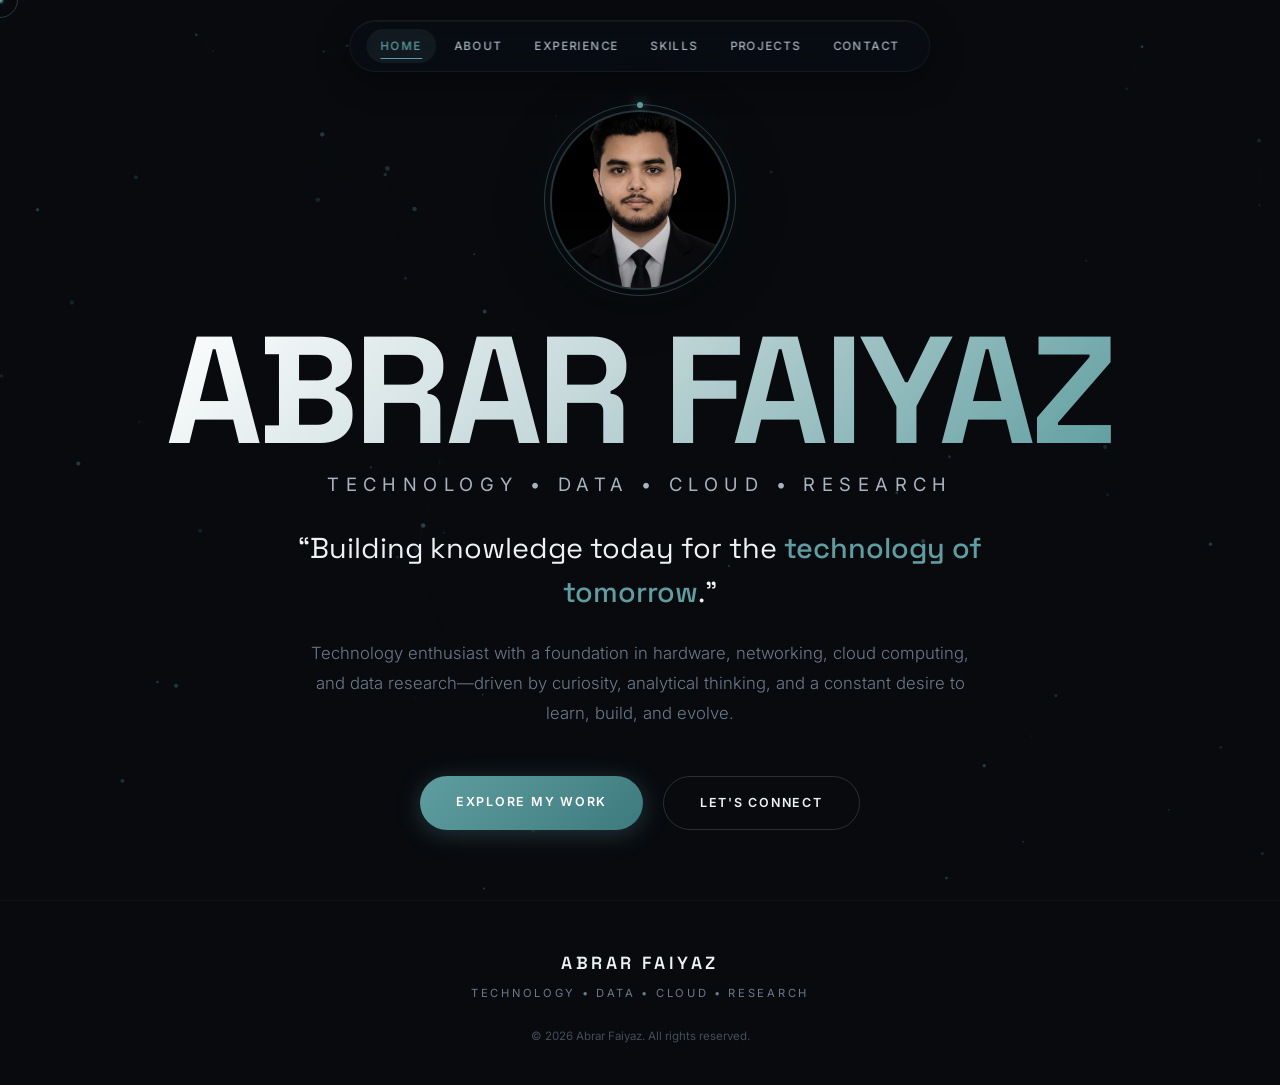
<file: index.html>
<!DOCTYPE html>
<html lang="en">
<head>
  <meta charset="UTF-8">
  <meta name="viewport" content="width=device-width, initial-scale=1.0">
  <meta name="description" content="Abrar Faiyaz — Technology, Data, Cloud & Research.">
  <meta name="author" content="Abrar Faiyaz">
  <meta name="theme-color" content="#0a0c10">
  <title>Abrar Faiyaz · Technology, Data, Cloud & Research</title>
  <link rel="icon" type="image/svg+xml" href="data:image/svg+xml,%3Csvg xmlns='http://www.w3.org/2000/svg' viewBox='0 0 100 100'%3E%3Ccircle cx='50' cy='50' r='45' fill='%230a0c10' stroke='%235f9ea0' stroke-width='4'/%3E%3Ctext x='50' y='68' font-size='52' font-family='system-ui' font-weight='700' text-anchor='middle' fill='%235f9ea0'%3EAF%3C/text%3E%3C/svg%3E">
  <link rel="preconnect" href="https://fonts.googleapis.com">
  <link rel="preconnect" href="https://fonts.gstatic.com" crossorigin>
  <link href="https://fonts.googleapis.com/css2?family=Inter:opsz,wght@14..32,300;14..32,400;14..32,500;14..32,600;14..32,700&family=Space+Grotesk:wght@400;500;600;700&display=swap" rel="stylesheet">
  <link rel="stylesheet" href="base.css">
  <link rel="stylesheet" href="layout.css">
  <link rel="stylesheet" href="components.css">
  <link rel="stylesheet" href="animations.css">
  <link rel="stylesheet" href="pages.css">
</head>
<body>
  <div class="loader" id="loader" aria-hidden="true"><div class="loader-inner"></div></div>
  <div class="cursor-dot" id="cursorDot" aria-hidden="true"></div>
  <div class="cursor-outline" id="cursorOutline" aria-hidden="true"></div>
  <canvas id="bg-canvas" aria-hidden="true"></canvas>

  <nav class="nav" id="nav" aria-label="Primary navigation">
    <a href="index.html">Home</a>
    <a href="about.html">About</a>
    <a href="experience.html">Experience</a>
    <a href="skills.html">Skills</a>
    <a href="projects.html">Projects</a>
    <a href="contact.html">Contact</a>
  </nav>

  <main>
    <section class="hero">
      <div class="hero-portrait-wrap" id="heroPortrait">
        <div class="hero-portrait-glow"></div>
        <div class="hero-portrait-ring"></div>
        <div class="hero-portrait">
          <img src="new-photo.jpg" alt="Portrait of Abrar Faiyaz" width="360" height="360">
        </div>
      </div>
      <h1 class="hero-name">ABRAR FAIYAZ</h1>
      <p class="hero-tagline">Technology • Data • Cloud • Research</p>
      <p class="hero-statement">“Building knowledge today for the <span>technology of tomorrow</span>.”</p>
      <p class="hero-intro">
        Technology enthusiast with a foundation in hardware, networking, cloud computing,
        and data research—driven by curiosity, analytical thinking, and a constant desire
        to learn, build, and evolve.
      </p>
      <div class="hero-ctas">
        <a href="projects.html" class="btn btn-primary magnetic">Explore My Work</a>
        <a href="contact.html" class="btn btn-outline magnetic">Let's Connect</a>
      </div>
    </section>
  </main>

  <footer>
    <div class="footer-name">ABRAR FAIYAZ</div>
    <div class="footer-tagline">Technology • Data • Cloud • Research</div>
    <div class="copyright">© 2026 Abrar Faiyaz. All rights reserved.</div>
  </footer>

  <script src="main.js"></script>
  <script src="background.js"></script>
  <script src="interactions.js"></script>
</body>
</html>
</file>
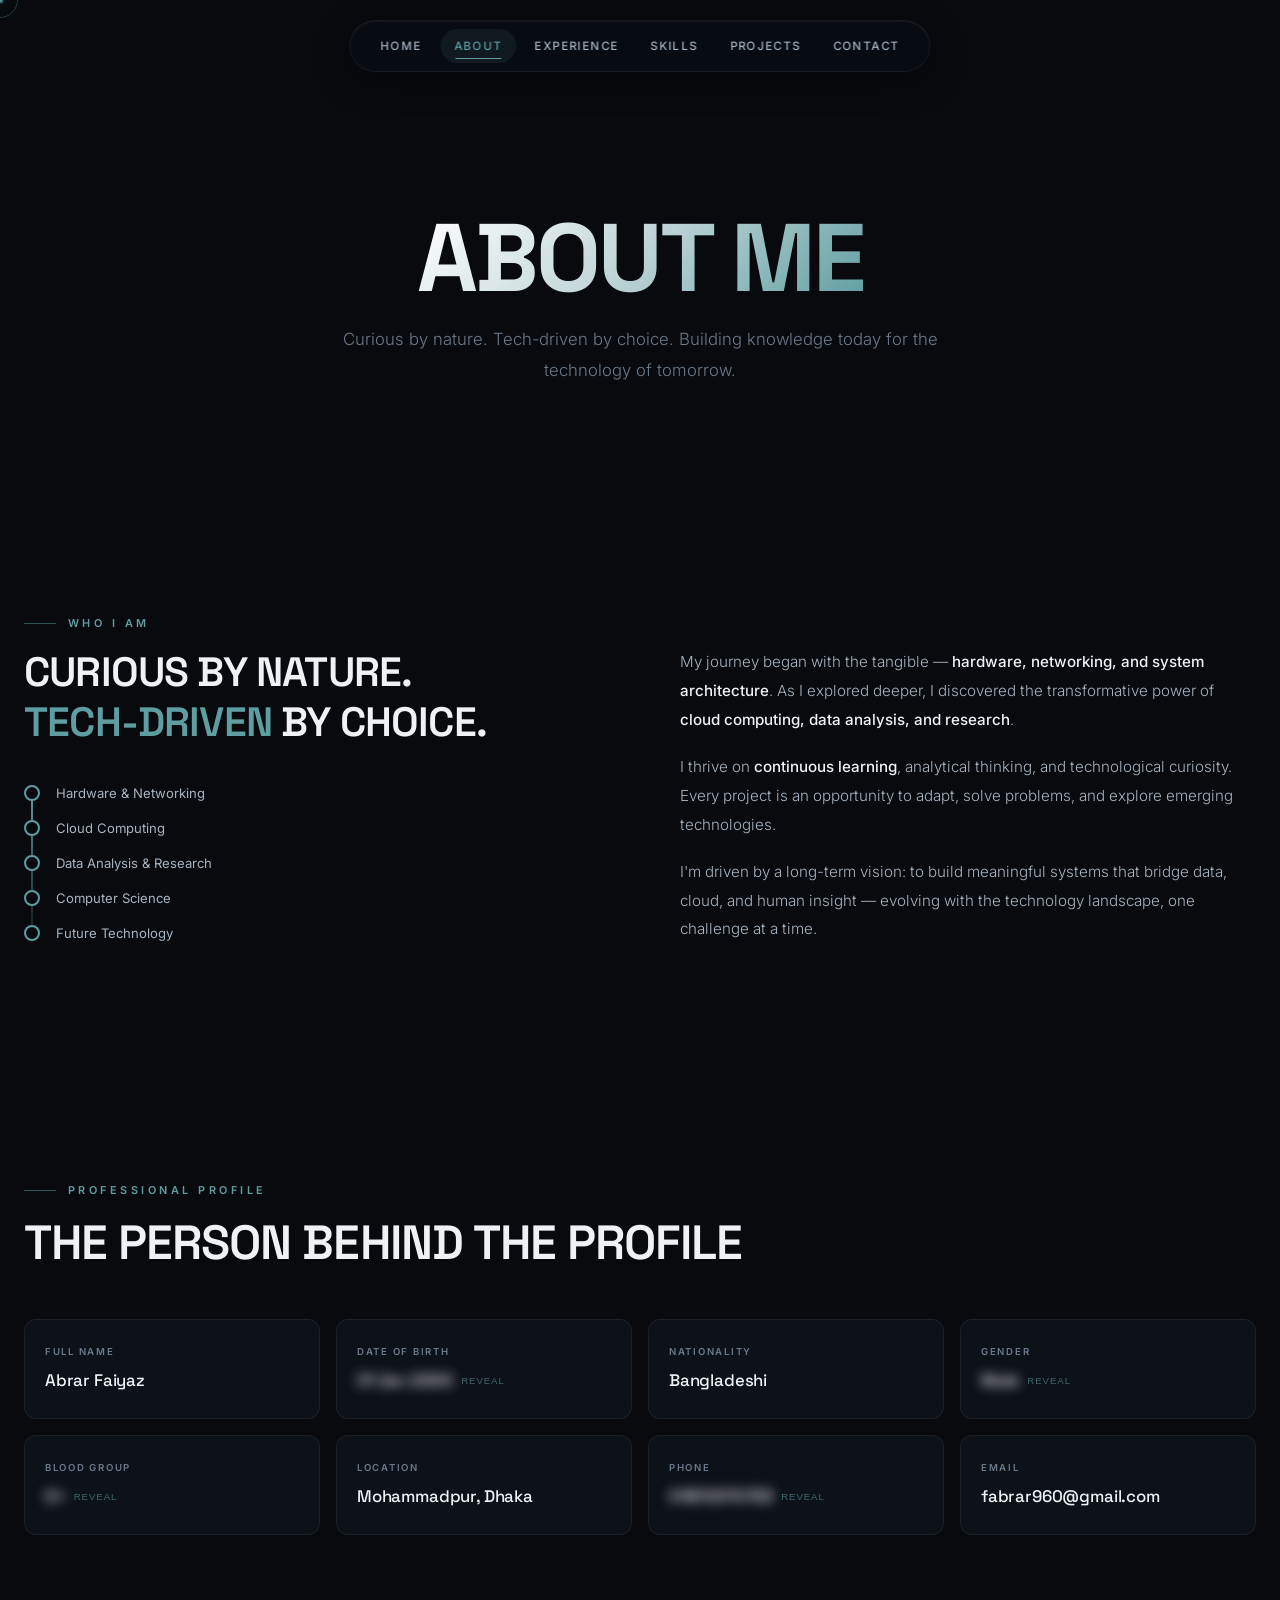
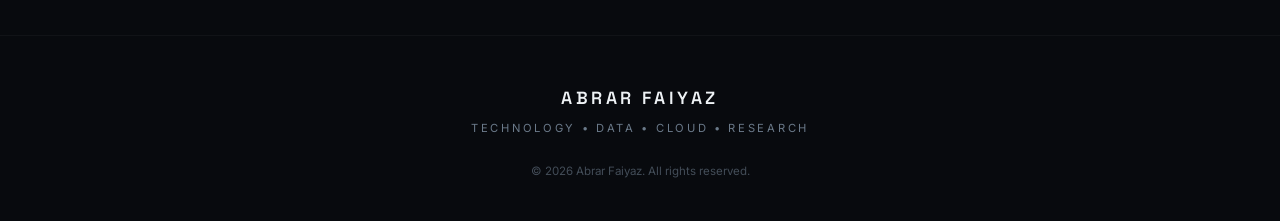
<file: about.html>
<!DOCTYPE html>
<html lang="en">
<head>
  <meta charset="UTF-8">
  <meta name="viewport" content="width=device-width, initial-scale=1.0">
  <title>About · Abrar Faiyaz</title>
  <meta name="theme-color" content="#0a0c10">
  <link rel="preconnect" href="https://fonts.googleapis.com">
  <link rel="preconnect" href="https://fonts.gstatic.com" crossorigin>
  <link href="https://fonts.googleapis.com/css2?family=Inter:opsz,wght@14..32,300;14..32,400;14..32,500;14..32,600;14..32,700&family=Space+Grotesk:wght@400;500;600;700&display=swap" rel="stylesheet">
  <link rel="stylesheet" href="base.css">
  <link rel="stylesheet" href="layout.css">
  <link rel="stylesheet" href="components.css">
  <link rel="stylesheet" href="animations.css">
  <link rel="stylesheet" href="pages.css">
</head>
<body>
  <div class="loader" id="loader"><div class="loader-inner"></div></div>
  <div class="cursor-dot" id="cursorDot"></div>
  <div class="cursor-outline" id="cursorOutline"></div>
  <canvas id="bg-canvas"></canvas>

  <nav class="nav" id="nav">
    <a href="index.html">Home</a>
    <a href="about.html">About</a>
    <a href="experience.html">Experience</a>
    <a href="skills.html">Skills</a>
    <a href="projects.html">Projects</a>
    <a href="contact.html">Contact</a>
  </nav>

  <main>
    <header class="page-header">
      <h1 class="page-title">ABOUT ME</h1>
      <p class="page-subtitle">Curious by nature. Tech-driven by choice. Building knowledge today for the technology of tomorrow.</p>
    </header>

    <section class="reveal">
      <div class="section-label">Who I Am</div>
      <div class="about-split">
        <div class="about-left">
          <h2 class="editorial-heading">
            CURIOUS BY NATURE.<br><span>TECH-DRIVEN</span> BY CHOICE.
          </h2>
          <div class="mini-timeline">
            <div class="timeline-item"><span class="timeline-dot"></span> Hardware &amp; Networking</div>
            <div class="timeline-item"><span class="timeline-dot"></span> Cloud Computing</div>
            <div class="timeline-item"><span class="timeline-dot"></span> Data Analysis &amp; Research</div>
            <div class="timeline-item"><span class="timeline-dot"></span> Computer Science</div>
            <div class="timeline-item"><span class="timeline-dot"></span> Future Technology</div>
          </div>
        </div>
        <div class="about-right">
          <p>My journey began with the tangible — <strong>hardware, networking, and system architecture</strong>. As I explored deeper, I discovered the transformative power of <strong>cloud computing, data analysis, and research</strong>.</p>
          <p>I thrive on <strong>continuous learning</strong>, analytical thinking, and technological curiosity. Every project is an opportunity to adapt, solve problems, and explore emerging technologies.</p>
          <p>I'm driven by a long-term vision: to build meaningful systems that bridge data, cloud, and human insight — evolving with the technology landscape, one challenge at a time.</p>
        </div>
      </div>
    </section>

    <section class="reveal">
      <div class="section-label">Professional Profile</div>
      <h2 class="section-title">THE PERSON BEHIND THE PROFILE</h2>
      <div class="profile-grid">
        <div class="profile-card"><div class="label">Full Name</div><div class="value">Abrar Faiyaz</div></div>
        <div class="profile-card">
          <div class="label">Date of Birth</div>
          <div class="value sensitive" data-sensitive>
            <span class="blur">01 Jan 2000</span>
            <button class="reveal-btn">Reveal</button>
          </div>
        </div>
        <div class="profile-card"><div class="label">Nationality</div><div class="value">Bangladeshi</div></div>
        <div class="profile-card">
          <div class="label">Gender</div>
          <div class="value sensitive" data-sensitive>
            <span class="blur">Male</span>
            <button class="reveal-btn">Reveal</button>
          </div>
        </div>
        <div class="profile-card">
          <div class="label">Blood Group</div>
          <div class="value sensitive" data-sensitive>
            <span class="blur">O+</span>
            <button class="reveal-btn">Reveal</button>
          </div>
        </div>
        <div class="profile-card"><div class="label">Location</div><div class="value">Mohammadpur, Dhaka</div></div>
        <div class="profile-card">
          <div class="label">Phone</div>
          <div class="value sensitive" data-sensitive>
            <span class="blur">01872370733</span>
            <button class="reveal-btn">Reveal</button>
          </div>
        </div>
        <div class="profile-card"><div class="label">Email</div><div class="value">fabrar960@gmail.com</div></div>
      </div>
    </section>
  </main>

  <footer>
    <div class="footer-name">ABRAR FAIYAZ</div>
    <div class="footer-tagline">Technology • Data • Cloud • Research</div>
    <div class="copyright">© 2026 Abrar Faiyaz. All rights reserved.</div>
  </footer>

  <script src="main.js"></script>
  <script src="background.js"></script>
  <script src="interactions.js"></script>
</body>
</html>
</file>
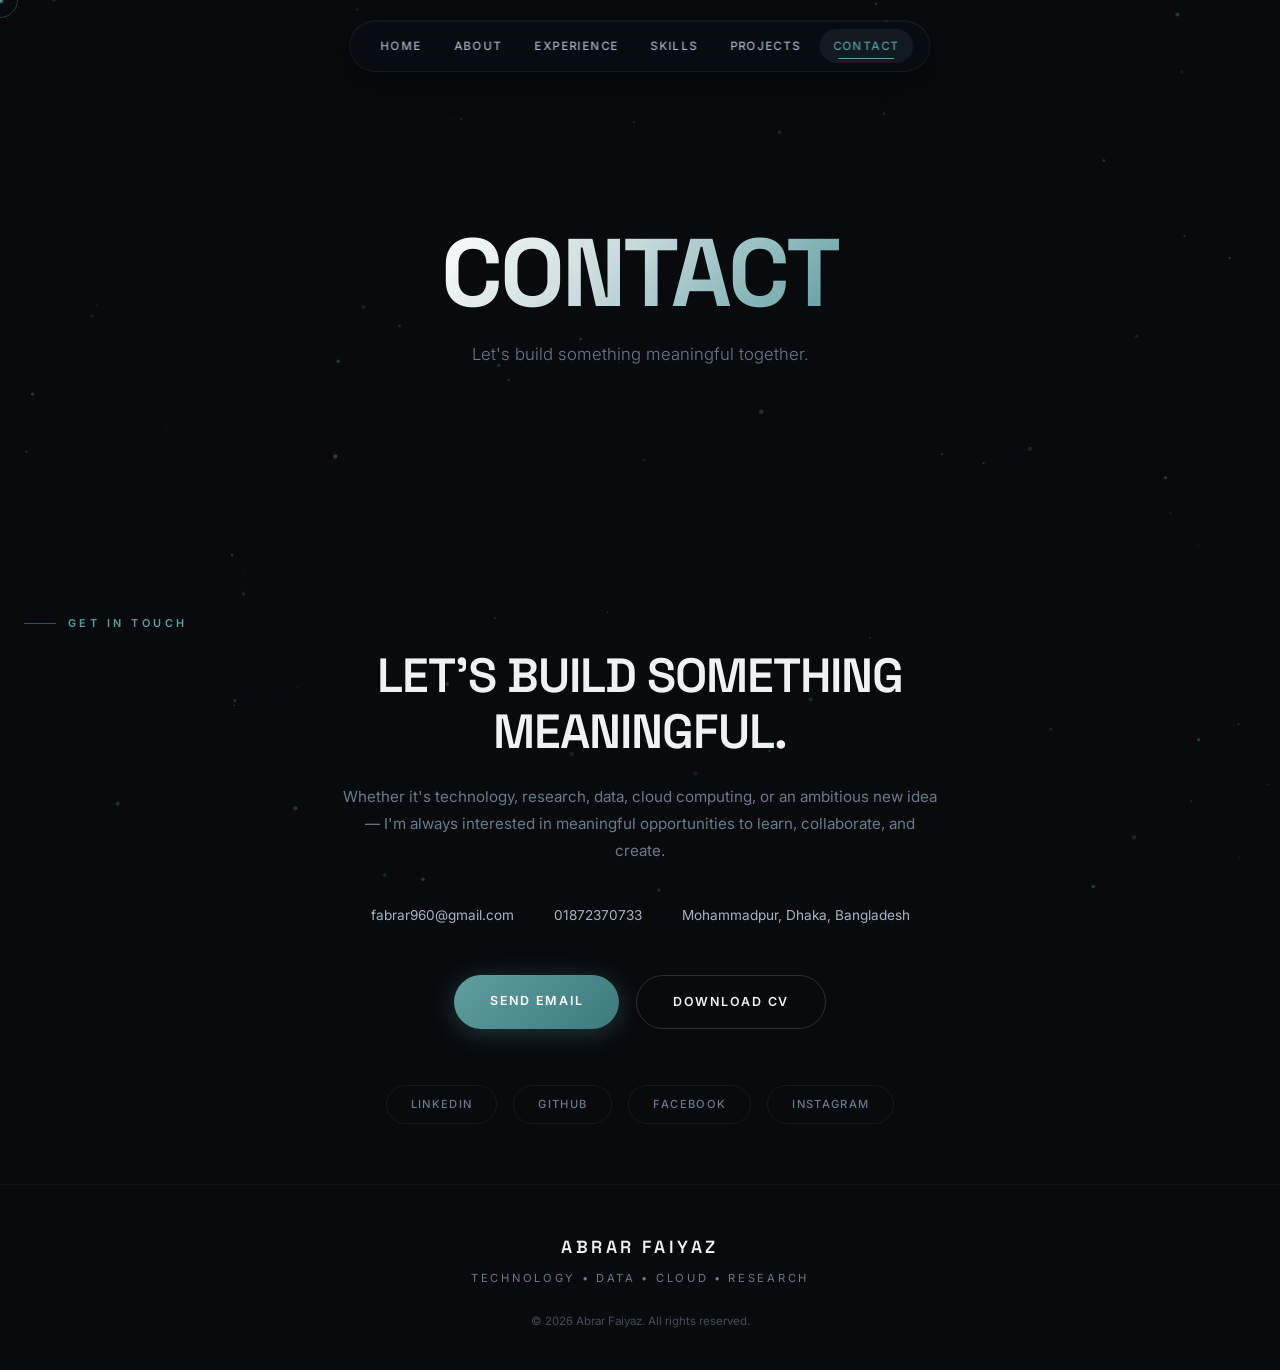
<file: contact.html>
<!DOCTYPE html>
<html lang="en">
<head>
  <meta charset="UTF-8">
  <meta name="viewport" content="width=device-width, initial-scale=1.0">
  <title>Contact · Abrar Faiyaz</title>
  <meta name="theme-color" content="#0a0c10">
  <link rel="preconnect" href="https://fonts.googleapis.com">
  <link rel="preconnect" href="https://fonts.gstatic.com" crossorigin>
  <link href="https://fonts.googleapis.com/css2?family=Inter:opsz,wght@14..32,300;14..32,400;14..32,500;14..32,600;14..32,700&family=Space+Grotesk:wght@400;500;600;700&display=swap" rel="stylesheet">
  <link rel="stylesheet" href="base.css">
  <link rel="stylesheet" href="layout.css">
  <link rel="stylesheet" href="components.css">
  <link rel="stylesheet" href="animations.css">
  <link rel="stylesheet" href="pages.css">
</head>
<body>
  <div class="loader" id="loader"><div class="loader-inner"></div></div>
  <div class="cursor-dot" id="cursorDot"></div>
  <div class="cursor-outline" id="cursorOutline"></div>
  <canvas id="bg-canvas"></canvas>

  <nav class="nav" id="nav">
    <a href="index.html">Home</a>
    <a href="about.html">About</a>
    <a href="experience.html">Experience</a>
    <a href="skills.html">Skills</a>
    <a href="projects.html">Projects</a>
    <a href="contact.html">Contact</a>
  </nav>

  <main>
    <header class="page-header">
      <h1 class="page-title">CONTACT</h1>
      <p class="page-subtitle">Let's build something meaningful together.</p>
    </header>

    <section class="contact-section reveal">
      <div class="section-label">Get In Touch</div>
      <h2 class="section-title">LET'S BUILD SOMETHING MEANINGFUL.</h2>
      <p class="contact-text">
        Whether it's technology, research, data, cloud computing, or an ambitious new idea—
        I'm always interested in meaningful opportunities to learn, collaborate, and create.
      </p>
      <div class="contact-details">
        <div class="contact-detail"><a href="mailto:fabrar960@gmail.com">fabrar960@gmail.com</a></div>
        <div class="contact-detail"><a href="tel:01872370733">01872370733</a></div>
        <div class="contact-detail">Mohammadpur, Dhaka, Bangladesh</div>
      </div>
      <div class="contact-ctas">
        <a href="mailto:fabrar960@gmail.com" class="btn btn-primary magnetic">Send Email</a>
        <a href="#" class="btn btn-outline magnetic" onclick="return false;">Download CV</a>
      </div>
      <div class="social-links">
        <a href="#" class="social-link" onclick="return false;">LinkedIn</a>
        <a href="#" class="social-link" onclick="return false;">GitHub</a>
        <a href="#" class="social-link" onclick="return false;">Facebook</a>
        <a href="#" class="social-link" onclick="return false;">Instagram</a>
      </div>
    </section>
  </main>

  <footer>
    <div class="footer-name">ABRAR FAIYAZ</div>
    <div class="footer-tagline">Technology • Data • Cloud • Research</div>
    <div class="copyright">© 2026 Abrar Faiyaz. All rights reserved.</div>
  </footer>

  <script src="main.js"></script>
  <script src="background.js"></script>
  <script src="interactions.js"></script>
</body>
</html>
</file>
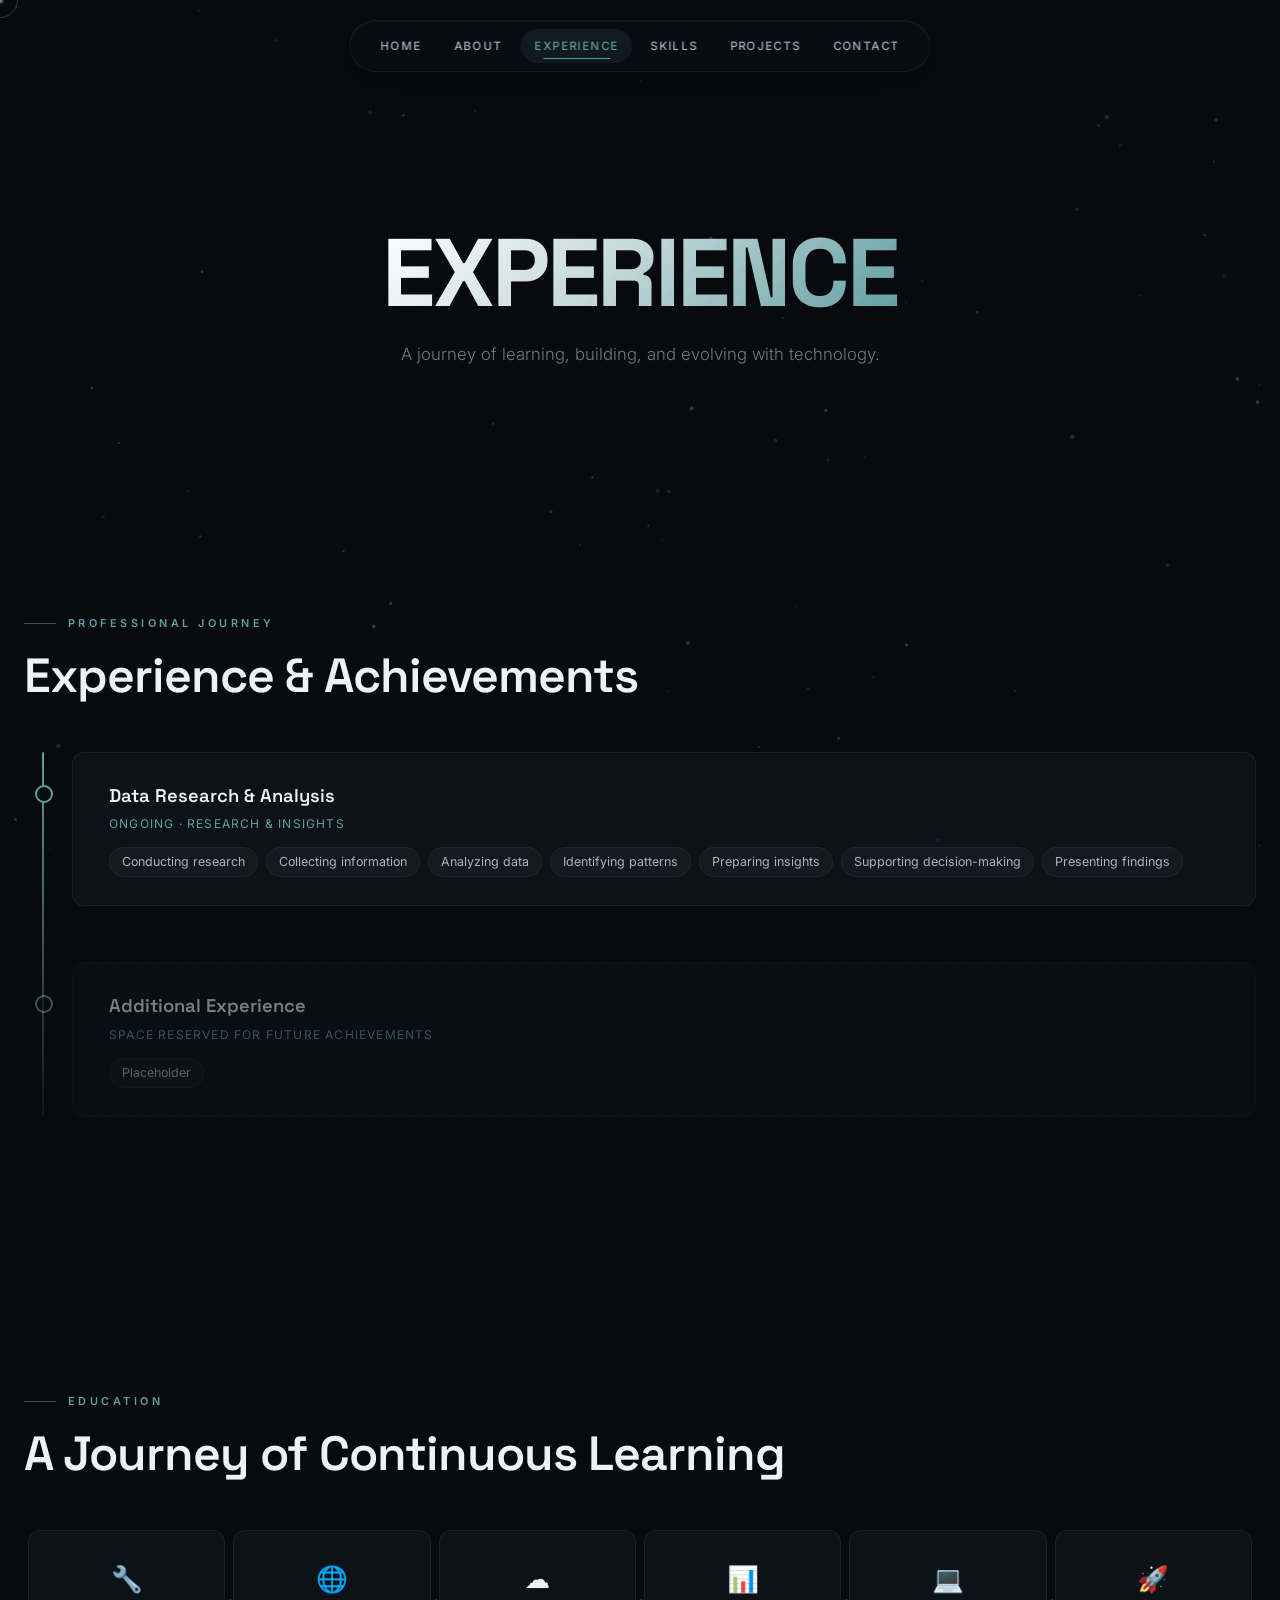
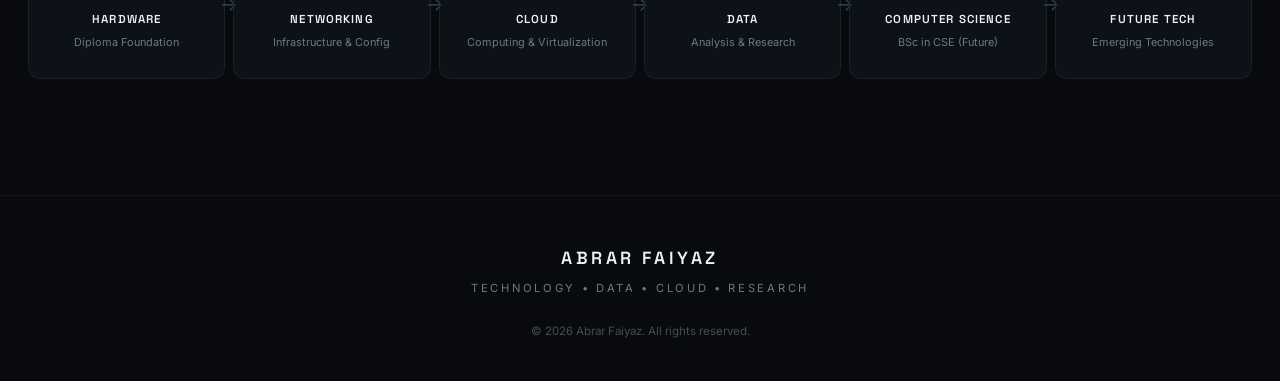
<file: experience.html>
<!DOCTYPE html>
<html lang="en">
<head>
  <meta charset="UTF-8">
  <meta name="viewport" content="width=device-width, initial-scale=1.0">
  <title>Experience · Abrar Faiyaz</title>
  <meta name="theme-color" content="#0a0c10">
  <link rel="preconnect" href="https://fonts.googleapis.com">
  <link rel="preconnect" href="https://fonts.gstatic.com" crossorigin>
  <link href="https://fonts.googleapis.com/css2?family=Inter:opsz,wght@14..32,300;14..32,400;14..32,500;14..32,600;14..32,700&family=Space+Grotesk:wght@400;500;600;700&display=swap" rel="stylesheet">
  <link rel="stylesheet" href="base.css">
  <link rel="stylesheet" href="layout.css">
  <link rel="stylesheet" href="components.css">
  <link rel="stylesheet" href="animations.css">
  <link rel="stylesheet" href="pages.css">
</head>
<body>
  <div class="loader" id="loader"><div class="loader-inner"></div></div>
  <div class="cursor-dot" id="cursorDot"></div>
  <div class="cursor-outline" id="cursorOutline"></div>
  <canvas id="bg-canvas"></canvas>

  <nav class="nav" id="nav">
    <a href="index.html">Home</a>
    <a href="about.html">About</a>
    <a href="experience.html">Experience</a>
    <a href="skills.html">Skills</a>
    <a href="projects.html">Projects</a>
    <a href="contact.html">Contact</a>
  </nav>

  <main>
    <header class="page-header">
      <h1 class="page-title">EXPERIENCE</h1>
      <p class="page-subtitle">A journey of learning, building, and evolving with technology.</p>
    </header>

    <section class="reveal">
      <div class="section-label">Professional Journey</div>
      <h2 class="section-title">Experience &amp; Achievements</h2>
      <div class="exp-timeline">
        <div class="exp-item">
          <div class="role">Data Research &amp; Analysis</div>
          <div class="meta">Ongoing · Research &amp; Insights</div>
          <ul>
            <li>Conducting research</li>
            <li>Collecting information</li>
            <li>Analyzing data</li>
            <li>Identifying patterns</li>
            <li>Preparing insights</li>
            <li>Supporting decision-making</li>
            <li>Presenting findings</li>
          </ul>
        </div>
        <div class="exp-item" style="opacity:0.5; border-style:dashed;">
          <div class="role">Additional Experience</div>
          <div class="meta">Space reserved for future achievements</div>
          <ul><li>Placeholder</li></ul>
        </div>
      </div>
    </section>

    <section class="reveal">
      <div class="section-label">Education</div>
      <h2 class="section-title">A Journey of Continuous Learning</h2>
      <div class="edu-journey">
        <div class="edu-step"><span class="step-icon">🔧</span><div class="step-label">Hardware</div><div class="step-sub">Diploma Foundation</div><span class="arrow">→</span></div>
        <div class="edu-step"><span class="step-icon">🌐</span><div class="step-label">Networking</div><div class="step-sub">Infrastructure &amp; Config</div><span class="arrow">→</span></div>
        <div class="edu-step"><span class="step-icon">☁️</span><div class="step-label">Cloud</div><div class="step-sub">Computing &amp; Virtualization</div><span class="arrow">→</span></div>
        <div class="edu-step"><span class="step-icon">📊</span><div class="step-label">Data</div><div class="step-sub">Analysis &amp; Research</div><span class="arrow">→</span></div>
        <div class="edu-step"><span class="step-icon">💻</span><div class="step-label">Computer Science</div><div class="step-sub">BSc in CSE (Future)</div><span class="arrow">→</span></div>
        <div class="edu-step"><span class="step-icon">🚀</span><div class="step-label">Future Tech</div><div class="step-sub">Emerging Technologies</div></div>
      </div>
    </section>
  </main>

  <footer>
    <div class="footer-name">ABRAR FAIYAZ</div>
    <div class="footer-tagline">Technology • Data • Cloud • Research</div>
    <div class="copyright">© 2026 Abrar Faiyaz. All rights reserved.</div>
  </footer>

  <script src="main.js"></script>
  <script src="background.js"></script>
  <script src="interactions.js"></script>
</body>
</html>
</file>
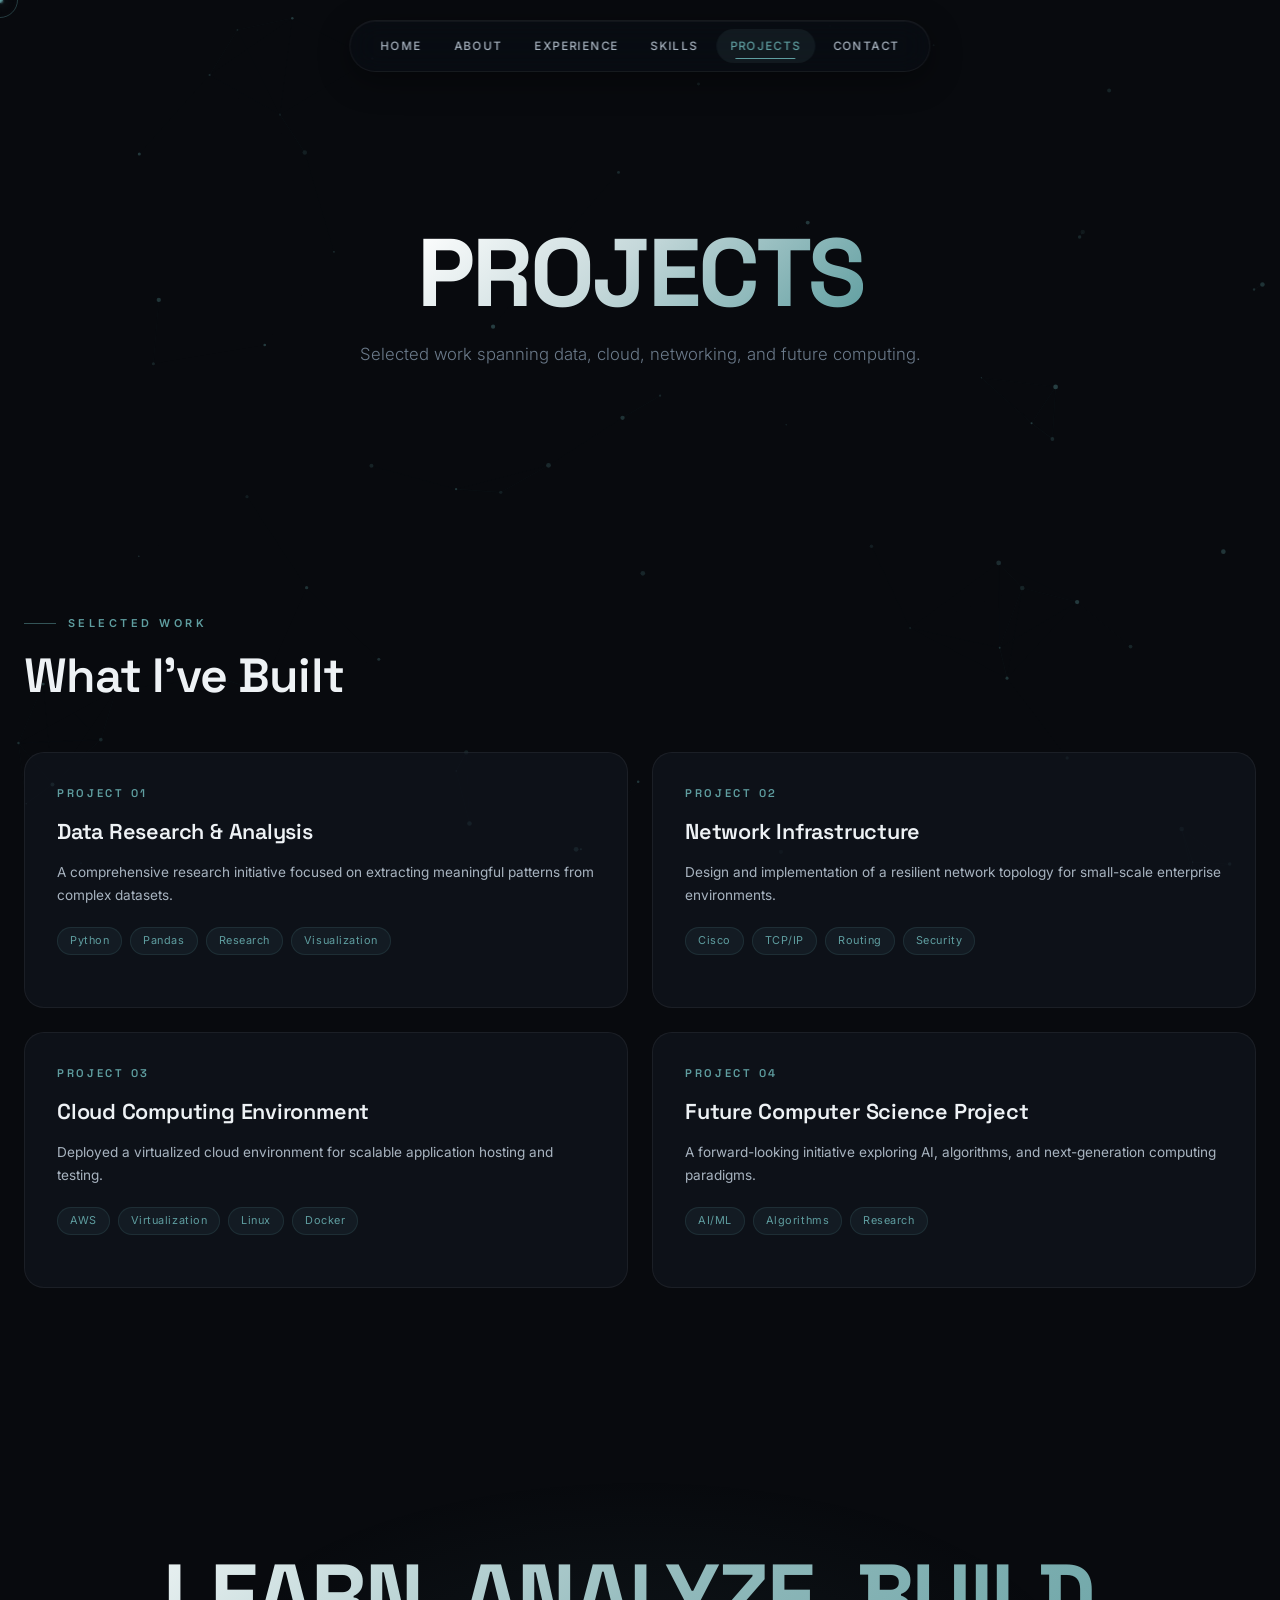
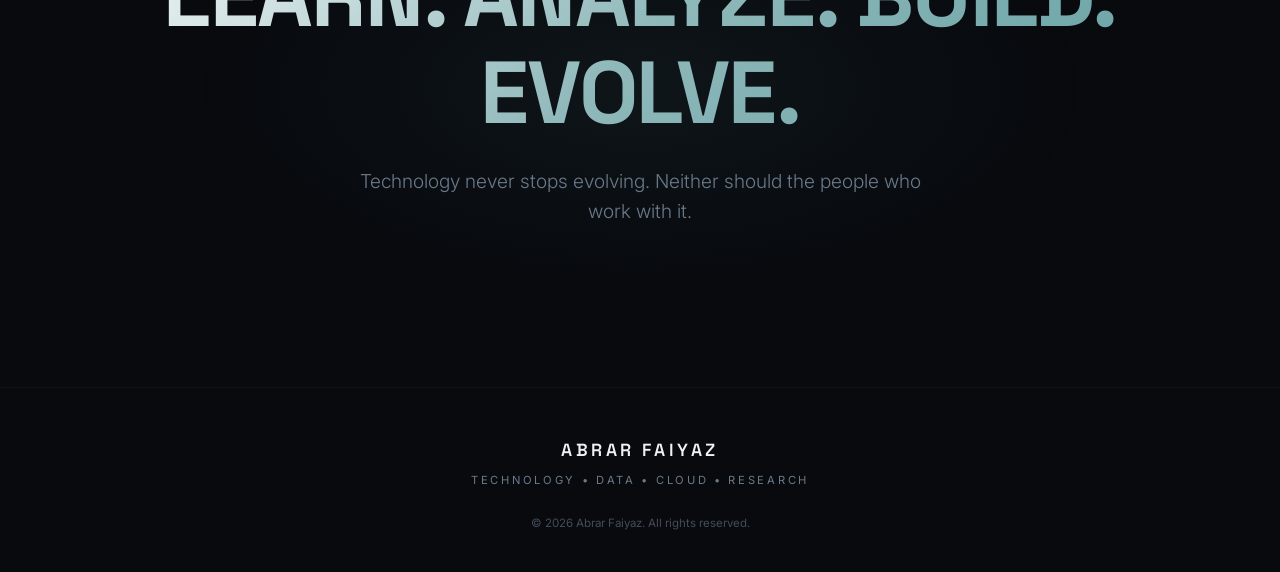
<file: projects.html>
<!DOCTYPE html>
<html lang="en">
<head>
  <meta charset="UTF-8">
  <meta name="viewport" content="width=device-width, initial-scale=1.0">
  <title>Projects · Abrar Faiyaz</title>
  <meta name="theme-color" content="#0a0c10">
  <link rel="preconnect" href="https://fonts.googleapis.com">
  <link rel="preconnect" href="https://fonts.gstatic.com" crossorigin>
  <link href="https://fonts.googleapis.com/css2?family=Inter:opsz,wght@14..32,300;14..32,400;14..32,500;14..32,600;14..32,700&family=Space+Grotesk:wght@400;500;600;700&display=swap" rel="stylesheet">
  <link rel="stylesheet" href="base.css">
  <link rel="stylesheet" href="layout.css">
  <link rel="stylesheet" href="components.css">
  <link rel="stylesheet" href="animations.css">
  <link rel="stylesheet" href="pages.css">
</head>
<body>
  <div class="loader" id="loader"><div class="loader-inner"></div></div>
  <div class="cursor-dot" id="cursorDot"></div>
  <div class="cursor-outline" id="cursorOutline"></div>
  <canvas id="bg-canvas"></canvas>

  <nav class="nav" id="nav">
    <a href="index.html">Home</a>
    <a href="about.html">About</a>
    <a href="experience.html">Experience</a>
    <a href="skills.html">Skills</a>
    <a href="projects.html">Projects</a>
    <a href="contact.html">Contact</a>
  </nav>

  <main>
    <header class="page-header">
      <h1 class="page-title">PROJECTS</h1>
      <p class="page-subtitle">Selected work spanning data, cloud, networking, and future computing.</p>
    </header>

    <section class="reveal">
      <div class="section-label">Selected Work</div>
      <h2 class="section-title">What I've Built</h2>
      <div class="projects-grid">
        <div class="project-card" data-project>
          <div class="project-number">PROJECT 01</div>
          <div class="project-title">Data Research &amp; Analysis</div>
          <div class="project-desc">A comprehensive research initiative focused on extracting meaningful patterns from complex datasets.</div>
          <div class="project-tech"><span>Python</span><span>Pandas</span><span>Research</span><span>Visualization</span></div>
          <div class="project-details">
            <div class="detail-row"><span class="detail-label">Objective:</span><span class="detail-value">Uncover actionable insights from raw data.</span></div>
            <div class="detail-row"><span class="detail-label">Contribution:</span><span class="detail-value">Designed data collection pipelines and analytical frameworks.</span></div>
            <div class="detail-row"><span class="detail-label">Outcome:</span><span class="detail-value">Delivered clear, decision-ready reports and visualizations.</span></div>
          </div>
        </div>
        <div class="project-card" data-project>
          <div class="project-number">PROJECT 02</div>
          <div class="project-title">Network Infrastructure</div>
          <div class="project-desc">Design and implementation of a resilient network topology for small-scale enterprise environments.</div>
          <div class="project-tech"><span>Cisco</span><span>TCP/IP</span><span>Routing</span><span>Security</span></div>
          <div class="project-details">
            <div class="detail-row"><span class="detail-label">Objective:</span><span class="detail-value">Build a reliable, secure network foundation.</span></div>
            <div class="detail-row"><span class="detail-label">Contribution:</span><span class="detail-value">Configured routers, switches, and firewall rules.</span></div>
            <div class="detail-row"><span class="detail-label">Outcome:</span><span class="detail-value">Achieved stable connectivity with documented architecture.</span></div>
          </div>
        </div>
        <div class="project-card" data-project>
          <div class="project-number">PROJECT 03</div>
          <div class="project-title">Cloud Computing Environment</div>
          <div class="project-desc">Deployed a virtualized cloud environment for scalable application hosting and testing.</div>
          <div class="project-tech"><span>AWS</span><span>Virtualization</span><span>Linux</span><span>Docker</span></div>
          <div class="project-details">
            <div class="detail-row"><span class="detail-label">Objective:</span><span class="detail-value">Demonstrate cloud deployment and management.</span></div>
            <div class="detail-row"><span class="detail-label">Contribution:</span><span class="detail-value">Provisioned VMs, configured networking, automated deployment.</span></div>
            <div class="detail-row"><span class="detail-label">Outcome:</span><span class="detail-value">Scalable, cost-effective cloud testbed.</span></div>
          </div>
        </div>
        <div class="project-card" data-project>
          <div class="project-number">PROJECT 04</div>
          <div class="project-title">Future Computer Science Project</div>
          <div class="project-desc">A forward-looking initiative exploring AI, algorithms, and next-generation computing paradigms.</div>
          <div class="project-tech"><span>AI/ML</span><span>Algorithms</span><span>Research</span></div>
          <div class="project-details">
            <div class="detail-row"><span class="detail-label">Objective:</span><span class="detail-value">Investigate emerging CS concepts.</span></div>
            <div class="detail-row"><span class="detail-label">Contribution:</span><span class="detail-value">Prototyping and literature review.</span></div>
            <div class="detail-row"><span class="detail-label">Outcome:</span><span class="detail-value">Foundational research for future development.</span></div>
          </div>
        </div>
      </div>
    </section>

    <section class="philosophy reveal">
      <h2>LEARN. ANALYZE. BUILD. EVOLVE.</h2>
      <p>Technology never stops evolving. Neither should the people who work with it.</p>
    </section>
  </main>

  <footer>
    <div class="footer-name">ABRAR FAIYAZ</div>
    <div class="footer-tagline">Technology • Data • Cloud • Research</div>
    <div class="copyright">© 2026 Abrar Faiyaz. All rights reserved.</div>
  </footer>

  <script src="main.js"></script>
  <script src="background.js"></script>
  <script src="interactions.js"></script>
</body>
</html>
</file>
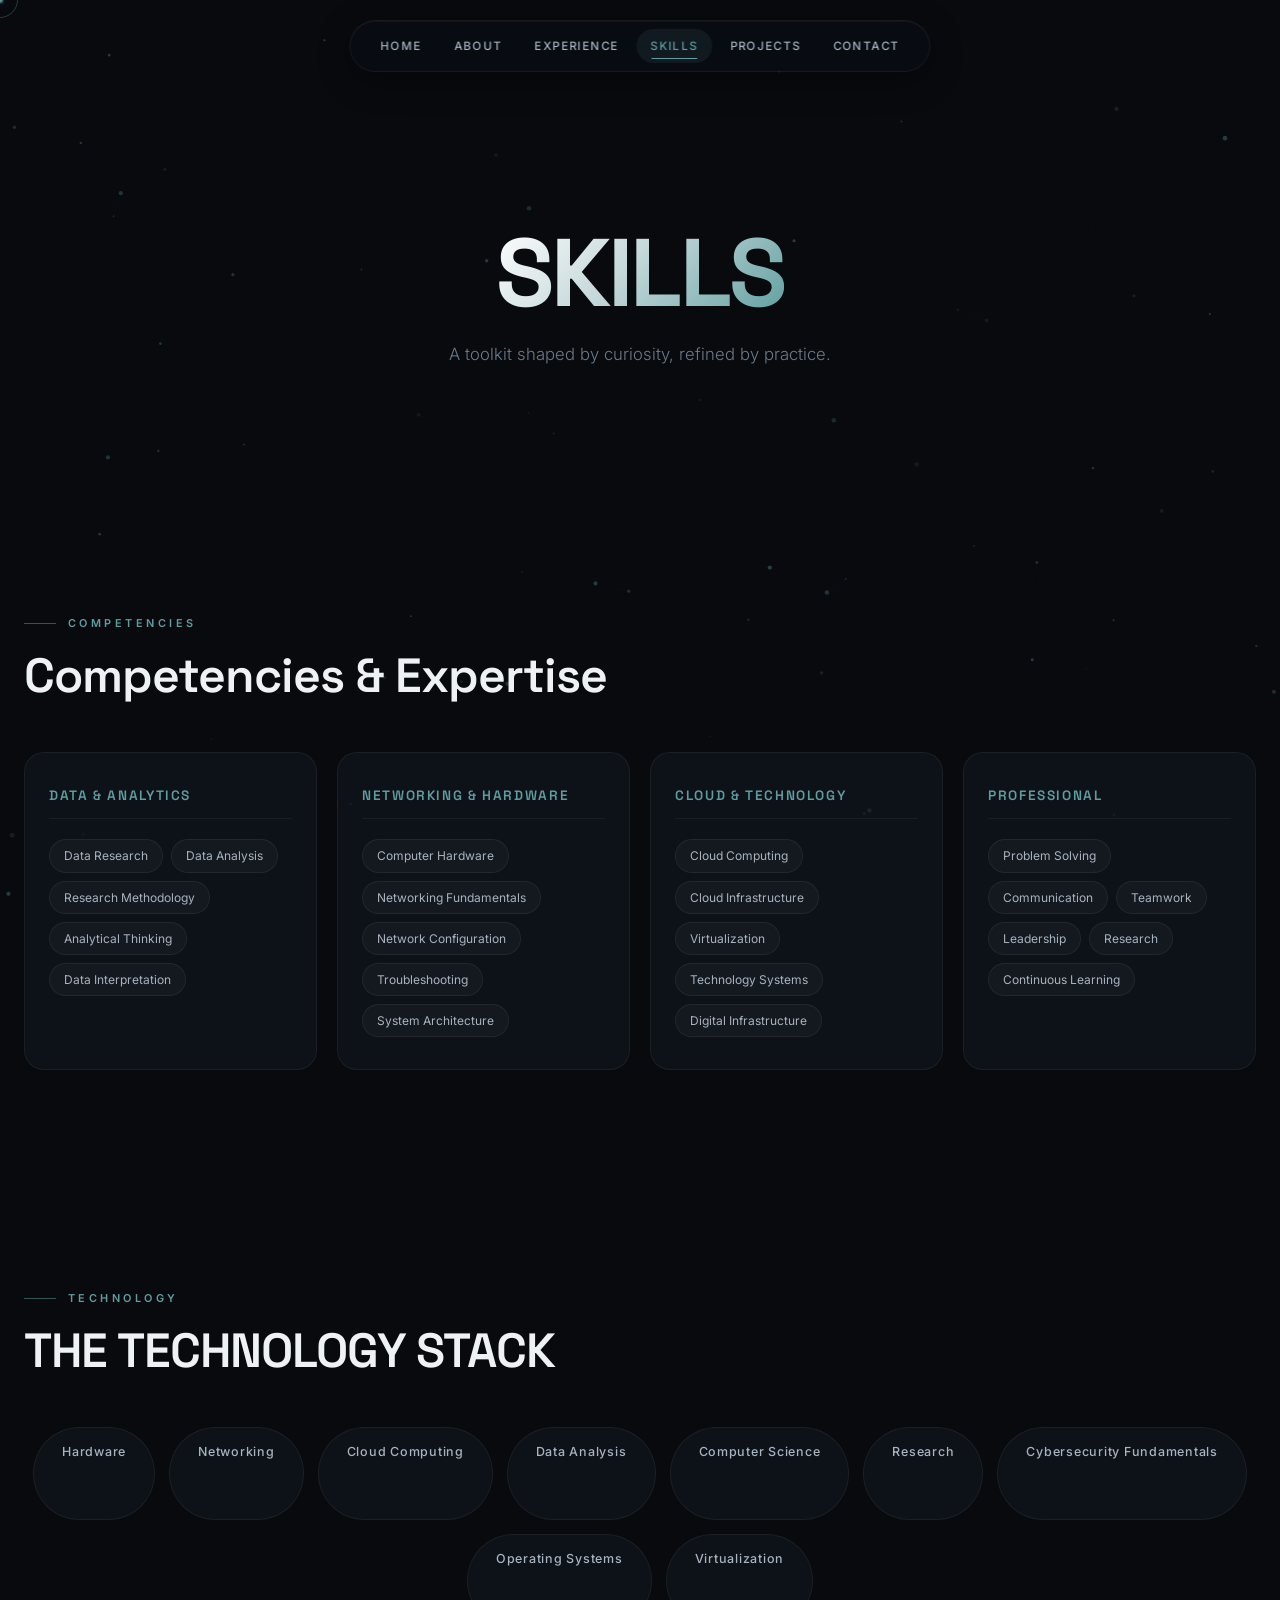
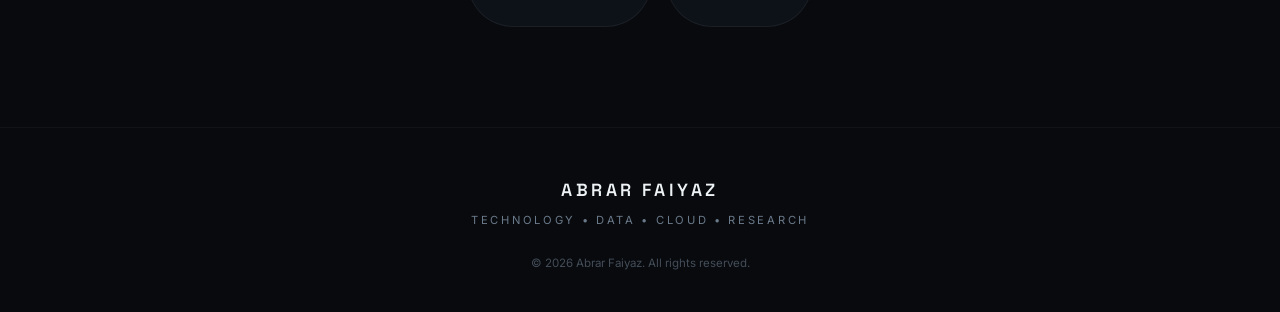
<file: skills.html>
<!DOCTYPE html>
<html lang="en">
<head>
  <meta charset="UTF-8">
  <meta name="viewport" content="width=device-width, initial-scale=1.0">
  <title>Skills · Abrar Faiyaz</title>
  <meta name="theme-color" content="#0a0c10">
  <link rel="preconnect" href="https://fonts.googleapis.com">
  <link rel="preconnect" href="https://fonts.gstatic.com" crossorigin>
  <link href="https://fonts.googleapis.com/css2?family=Inter:opsz,wght@14..32,300;14..32,400;14..32,500;14..32,600;14..32,700&family=Space+Grotesk:wght@400;500;600;700&display=swap" rel="stylesheet">
  <link rel="stylesheet" href="base.css">
  <link rel="stylesheet" href="layout.css">
  <link rel="stylesheet" href="components.css">
  <link rel="stylesheet" href="animations.css">
  <link rel="stylesheet" href="pages.css">
</head>
<body>
  <div class="loader" id="loader"><div class="loader-inner"></div></div>
  <div class="cursor-dot" id="cursorDot"></div>
  <div class="cursor-outline" id="cursorOutline"></div>
  <canvas id="bg-canvas"></canvas>

  <nav class="nav" id="nav">
    <a href="index.html">Home</a>
    <a href="about.html">About</a>
    <a href="experience.html">Experience</a>
    <a href="skills.html">Skills</a>
    <a href="projects.html">Projects</a>
    <a href="contact.html">Contact</a>
  </nav>

  <main>
    <header class="page-header">
      <h1 class="page-title">SKILLS</h1>
      <p class="page-subtitle">A toolkit shaped by curiosity, refined by practice.</p>
    </header>

    <section class="reveal">
      <div class="section-label">Competencies</div>
      <h2 class="section-title">Competencies &amp; Expertise</h2>
      <div class="skills-grid">
        <div class="skill-category">
          <h3>Data &amp; Analytics</h3>
          <div class="skill-pills">
            <span class="skill-pill">Data Research</span>
            <span class="skill-pill">Data Analysis</span>
            <span class="skill-pill">Research Methodology</span>
            <span class="skill-pill">Analytical Thinking</span>
            <span class="skill-pill">Data Interpretation</span>
          </div>
        </div>
        <div class="skill-category">
          <h3>Networking &amp; Hardware</h3>
          <div class="skill-pills">
            <span class="skill-pill">Computer Hardware</span>
            <span class="skill-pill">Networking Fundamentals</span>
            <span class="skill-pill">Network Configuration</span>
            <span class="skill-pill">Troubleshooting</span>
            <span class="skill-pill">System Architecture</span>
          </div>
        </div>
        <div class="skill-category">
          <h3>Cloud &amp; Technology</h3>
          <div class="skill-pills">
            <span class="skill-pill">Cloud Computing</span>
            <span class="skill-pill">Cloud Infrastructure</span>
            <span class="skill-pill">Virtualization</span>
            <span class="skill-pill">Technology Systems</span>
            <span class="skill-pill">Digital Infrastructure</span>
          </div>
        </div>
        <div class="skill-category">
          <h3>Professional</h3>
          <div class="skill-pills">
            <span class="skill-pill">Problem Solving</span>
            <span class="skill-pill">Communication</span>
            <span class="skill-pill">Teamwork</span>
            <span class="skill-pill">Leadership</span>
            <span class="skill-pill">Research</span>
            <span class="skill-pill">Continuous Learning</span>
          </div>
        </div>
      </div>
    </section>

    <section class="reveal">
      <div class="section-label">Technology</div>
      <h2 class="section-title">THE TECHNOLOGY STACK</h2>
      <div class="tech-nodes">
        <span class="tech-node" style="--i:0">Hardware</span>
        <span class="tech-node" style="--i:1">Networking</span>
        <span class="tech-node" style="--i:2">Cloud Computing</span>
        <span class="tech-node" style="--i:3">Data Analysis</span>
        <span class="tech-node" style="--i:4">Computer Science</span>
        <span class="tech-node" style="--i:5">Research</span>
        <span class="tech-node" style="--i:6">Cybersecurity Fundamentals</span>
        <span class="tech-node" style="--i:7">Operating Systems</span>
        <span class="tech-node" style="--i:8">Virtualization</span>
      </div>
    </section>
  </main>

  <footer>
    <div class="footer-name">ABRAR FAIYAZ</div>
    <div class="footer-tagline">Technology • Data • Cloud • Research</div>
    <div class="copyright">© 2026 Abrar Faiyaz. All rights reserved.</div>
  </footer>

  <script src="main.js"></script>
  <script src="background.js"></script>
  <script src="interactions.js"></script>
</body>
</html>
</file>
<file: base.css>
/* ===== RESET & VARIABLES ===== */
* { margin: 0; padding: 0; box-sizing: border-box; }

:root {
  --bg-deep: #080a0e;
  --bg-surface: #0e1118;
  --bg-card: rgba(18, 22, 32, 0.65);
  --glass-border: rgba(255, 255, 255, 0.06);
  --accent: #5f9ea0;
  --accent-soft: #3d6e70;
  --accent-glow: rgba(95, 158, 160, 0.35);
  --text-primary: #eef2f5;
  --text-secondary: #a8b4c0;
  --text-muted: #6b7a8a;
  --font-body: 'Inter', system-ui, -apple-system, sans-serif;
  --font-display: 'Space Grotesk', 'Inter', sans-serif;
  --transition-smooth: 0.5s cubic-bezier(0.23, 1, 0.32, 1);
  --transition-fast: 0.25s cubic-bezier(0.23, 1, 0.32, 1);
  --radius-md: 12px;
  --radius-lg: 20px;
  --radius-xl: 28px;
  --nav-height: 70px;
}

html {
  scroll-behavior: smooth;
  -webkit-font-smoothing: antialiased;
  -moz-osx-font-smoothing: grayscale;
}

body {
  background-color: var(--bg-deep);
  color: var(--text-primary);
  font-family: var(--font-body);
  line-height: 1.6;
  overflow-x: hidden;
}

/* Scrollbar */
::-webkit-scrollbar { width: 5px; }
::-webkit-scrollbar-track { background: var(--bg-deep); }
::-webkit-scrollbar-thumb { background: var(--accent-soft); border-radius: 10px; }

/* Custom cursor (desktop) */
@media (pointer: fine) {
  body { cursor: none; }
  .cursor-dot, .cursor-outline {
    pointer-events: none;
    position: fixed;
    top: 0; left: 0;
    border-radius: 50%;
    z-index: 9999;
    will-change: transform;
  }
  .cursor-dot {
    width: 6px; height: 6px;
    background: var(--accent);
    box-shadow: 0 0 12px var(--accent-glow);
    transform: translate(-50%, -50%);
    transition: width .15s, height .15s, background .15s;
  }
  .cursor-outline {
    width: 36px; height: 36px;
    border: 1px solid rgba(95, 158, 160, 0.35);
    transform: translate(-50%, -50%);
    transition: width .3s, height .3s, border-color .3s, background .3s;
    backdrop-filter: blur(1px);
  }
  .cursor-dot.hover, .cursor-outline.hover {
    width: 48px; height: 48px;
    border-color: rgba(95, 158, 160, 0.7);
    background: rgba(95, 158, 160, 0.08);
  }
}

/* Background canvas */
#bg-canvas {
  position: fixed;
  inset: 0;
  width: 100%; height: 100%;
  z-index: 0;
  pointer-events: none;
  opacity: 0.65;
}

/* Utilities */
.sr-only {
  position: absolute;
  width: 1px; height: 1px;
  padding: 0; margin: -1px;
  overflow: hidden;
  clip: rect(0,0,0,0);
  border: 0;
}
</file>
<file: layout.css>
/* ===== NAVIGATION ===== */
.nav {
  position: fixed;
  top: 20px;
  left: 50%;
  transform: translateX(-50%);
  z-index: 1000;
  display: flex;
  align-items: center;
  gap: 4px;
  padding: 8px 16px;
  border-radius: 60px;
  background: rgba(12, 16, 24, 0.4);
  backdrop-filter: blur(16px) saturate(1.4);
  -webkit-backdrop-filter: blur(16px) saturate(1.4);
  border: 1px solid var(--glass-border);
  box-shadow: 0 8px 32px rgba(0,0,0,0.4), inset 0 1px 0 rgba(255,255,255,0.04);
  transition: background var(--transition-smooth), box-shadow var(--transition-smooth), border-color var(--transition-smooth);
  max-width: 96vw;
  overflow-x: auto;
  scrollbar-width: none;
}
.nav::-webkit-scrollbar { display: none; }

.nav.scrolled {
  background: rgba(10, 14, 20, 0.72);
  backdrop-filter: blur(22px) saturate(1.6);
  -webkit-backdrop-filter: blur(22px) saturate(1.6);
  border-color: rgba(95, 158, 160, 0.12);
  box-shadow: 0 8px 40px rgba(0,0,0,0.6), inset 0 1px 0 rgba(255,255,255,0.03);
}

.nav a {
  font-size: 0.72rem;
  font-weight: 500;
  letter-spacing: 0.12em;
  text-transform: uppercase;
  text-decoration: none;
  color: var(--text-secondary);
  padding: 8px 14px;
  border-radius: 40px;
  white-space: nowrap;
  transition: color var(--transition-fast), background var(--transition-fast), transform var(--transition-fast);
  position: relative;
}
.nav a::after {
  content: '';
  position: absolute;
  bottom: 4px; left: 50%;
  width: 0; height: 1.5px;
  background: var(--accent);
  transition: width .3s cubic-bezier(0.23,1,0.32,1), left .3s;
  border-radius: 2px;
}
.nav a:hover { color: #fff; background: rgba(95,158,160,0.08); transform: translateY(-1px); }
.nav a:hover::after { width: 60%; left: 20%; }
.nav a.active { color: var(--accent); background: rgba(95,158,160,0.1); }
.nav a.active::after { width: 60%; left: 20%; }

/* ===== MAIN / SECTIONS ===== */
main { position: relative; z-index: 2; }

section {
  padding: 120px 24px 100px;
  max-width: 1280px;
  margin: 0 auto;
  position: relative;
}

/* ===== PAGE HEADER (for inner pages) ===== */
.page-header {
  min-height: 55vh;
  display: flex;
  flex-direction: column;
  justify-content: center;
  align-items: center;
  text-align: center;
  padding-top: 140px;
  padding-bottom: 40px;
}

.page-header .page-title {
  font-family: var(--font-display);
  font-size: clamp(2.5rem, 9vw, 6rem);
  font-weight: 700;
  letter-spacing: -0.03em;
  line-height: 1;
  background: linear-gradient(135deg, #fff 0%, #c5d8da 45%, var(--accent) 100%);
  -webkit-background-clip: text;
  background-clip: text;
  -webkit-text-fill-color: transparent;
  margin-bottom: 18px;
  animation: fadeUp 1s cubic-bezier(0.23,1,0.32,1) 0.2s both;
}

.page-header .page-subtitle {
  font-size: clamp(0.85rem, 1.8vw, 1.05rem);
  color: var(--text-muted);
  max-width: 620px;
  line-height: 1.8;
  font-weight: 300;
  animation: fadeUp 1s cubic-bezier(0.23,1,0.32,1) 0.45s both;
}

/* ===== FOOTER ===== */
footer {
  position: relative;
  z-index: 2;
  text-align: center;
  padding: 48px 24px 40px;
  border-top: 1px solid rgba(255,255,255,0.04);
  max-width: 1280px;
  margin: 0 auto;
}
footer .footer-name {
  font-family: var(--font-display);
  font-size: 1.1rem;
  font-weight: 600;
  letter-spacing: 0.2em;
  color: var(--text-primary);
  margin-bottom: 8px;
}
footer .footer-tagline {
  font-size: 0.7rem;
  letter-spacing: 0.24em;
  text-transform: uppercase;
  color: var(--text-muted);
  margin-bottom: 24px;
}
footer .copyright { font-size: 0.72rem; color: var(--text-muted); opacity: 0.6; }
</file>
<file: components.css>
/* ===== SECTION LABELS & TITLES ===== */
.section-label {
  font-size: 0.68rem;
  font-weight: 600;
  letter-spacing: 0.32em;
  text-transform: uppercase;
  color: var(--accent);
  margin-bottom: 16px;
  display: flex;
  align-items: center;
  gap: 12px;
}
.section-label::before {
  content: '';
  width: 32px; height: 1px;
  background: var(--accent);
  opacity: 0.5;
}
.section-title {
  font-family: var(--font-display);
  font-size: clamp(1.8rem, 4vw, 3rem);
  font-weight: 600;
  letter-spacing: -0.02em;
  line-height: 1.15;
  color: var(--text-primary);
  margin-bottom: 20px;
}

/* ===== BUTTONS ===== */
.btn {
  font-family: var(--font-body);
  font-size: 0.78rem;
  font-weight: 600;
  letter-spacing: 0.14em;
  text-transform: uppercase;
  text-decoration: none;
  padding: 16px 36px;
  border-radius: 50px;
  transition: all var(--transition-smooth);
  position: relative;
  overflow: hidden;
  display: inline-block;
  cursor: pointer;
  border: none;
  will-change: transform;
}
.btn-primary {
  background: linear-gradient(135deg, var(--accent) 0%, #3d7a7d 100%);
  color: #fff;
  box-shadow: 0 4px 24px rgba(95,158,160,0.3);
}
.btn-primary:hover {
  transform: translateY(-3px) scale(1.02);
  box-shadow: 0 8px 40px rgba(95,158,160,0.45);
}
.btn-outline {
  background: transparent;
  color: var(--text-primary);
  border: 1px solid rgba(255,255,255,0.15);
  backdrop-filter: blur(8px);
}
.btn-outline:hover {
  border-color: var(--accent);
  background: rgba(95,158,160,0.08);
  transform: translateY(-3px) scale(1.02);
  box-shadow: 0 8px 32px rgba(95,158,160,0.15);
}

/* ===== CARDS (shared) ===== */
.card {
  background: var(--bg-card);
  backdrop-filter: blur(16px);
  -webkit-backdrop-filter: blur(16px);
  border: 1px solid var(--glass-border);
  border-radius: var(--radius-lg);
  transition: all var(--transition-smooth);
  will-change: transform;
  position: relative;
  overflow: hidden;
}
.card:hover {
  border-color: rgba(95,158,160,0.25);
  transform: translateY(-6px);
  box-shadow: 0 16px 56px rgba(0,0,0,0.5);
}

/* ===== SKILL PILLS ===== */
.skill-pills { display: flex; flex-wrap: wrap; gap: 8px; }
.skill-pill {
  font-size: 0.75rem;
  color: var(--text-secondary);
  padding: 6px 14px;
  border-radius: 40px;
  background: rgba(255,255,255,0.03);
  border: 1px solid rgba(255,255,255,0.06);
  transition: all var(--transition-fast);
  position: relative;
  overflow: hidden;
}
.skill-pill::after {
  content: '';
  position: absolute;
  inset: 0;
  background: radial-gradient(circle at var(--x, 50%) var(--y, 50%), rgba(95,158,160,0.25), transparent 70%);
  opacity: 0;
  transition: opacity .3s;
}
.skill-pill:hover {
  color: #fff;
  border-color: rgba(95,158,160,0.4);
  background: rgba(95,158,160,0.1);
  transform: translateY(-2px) scale(1.03);
}
.skill-pill:hover::after { opacity: 1; }

/* ===== SENSITIVE DATA ===== */
.value.sensitive {
  cursor: pointer;
  display: flex;
  align-items: center;
  gap: 8px;
}
.value.sensitive .reveal-btn {
  font-size: 0.6rem;
  color: var(--accent);
  opacity: 0.6;
  transition: opacity .3s;
  background: none;
  border: none;
  cursor: pointer;
  letter-spacing: 0.1em;
  text-transform: uppercase;
}
.value.sensitive .reveal-btn:hover { opacity: 1; }
.value .blur { filter: blur(6px); transition: filter .5s; user-select: none; }
.value .blur.revealed { filter: blur(0); }

/* ===== TECH NODES ===== */
.tech-nodes {
  display: flex;
  flex-wrap: wrap;
  justify-content: center;
  gap: 14px;
  margin-top: 48px;
  position: relative;
  min-height: 200px;
}
.tech-node {
  font-size: 0.78rem;
  font-weight: 500;
  letter-spacing: 0.06em;
  color: var(--text-secondary);
  padding: 14px 28px;
  border-radius: 60px;
  background: var(--bg-card);
  backdrop-filter: blur(12px);
  -webkit-backdrop-filter: blur(12px);
  border: 1px solid var(--glass-border);
  transition: all .5s cubic-bezier(0.23,1,0.32,1);
  animation: floatNode 6s ease-in-out infinite;
  animation-delay: calc(var(--i) * 0.4s);
  position: relative;
  overflow: hidden;
}
.tech-node:hover {
  color: #fff;
  border-color: rgba(95,158,160,0.4);
  transform: translateY(-6px) scale(1.06);
  box-shadow: 0 12px 40px rgba(95,158,160,0.15);
  z-index: 2;
}

/* ===== SOCIAL LINKS ===== */
.social-links {
  display: flex;
  justify-content: center;
  gap: 16px;
  flex-wrap: wrap;
}
.social-link {
  font-size: 0.7rem;
  font-weight: 500;
  letter-spacing: 0.12em;
  text-transform: uppercase;
  color: var(--text-muted);
  text-decoration: none;
  padding: 10px 24px;
  border-radius: 50px;
  border: 1px solid rgba(255,255,255,0.06);
  transition: all var(--transition-smooth);
}
.social-link:hover {
  color: var(--accent);
  border-color: rgba(95,158,160,0.3);
  background: rgba(95,158,160,0.05);
  transform: translateY(-3px);
}
</file>
<file: animations.css>
@keyframes fadeUp {
  from { opacity: 0; transform: translateY(30px); }
  to { opacity: 1; transform: translateY(0); }
}
@keyframes floatNode {
  0%, 100% { transform: translateY(0); }
  50% { transform: translateY(-10px); }
}
@keyframes spinSlow { to { transform: rotate(360deg); } }
@keyframes pulseGlow {
  0%, 100% { opacity: 0.5; transform: scale(1); }
  50% { opacity: 0.85; transform: scale(1.08); }
}
@keyframes spin { to { transform: rotate(360deg); } }

.reveal {
  opacity: 0;
  transform: translateY(40px);
  transition: opacity .9s cubic-bezier(0.23,1,0.32,1), transform .9s cubic-bezier(0.23,1,0.32,1);
  will-change: transform, opacity;
}
.reveal.visible { opacity: 1; transform: translateY(0); }

/* Loader */
.loader {
  position: fixed;
  inset: 0;
  background: var(--bg-deep);
  z-index: 10000;
  display: flex;
  align-items: center;
  justify-content: center;
  transition: opacity .8s cubic-bezier(0.23,1,0.32,1), visibility .8s;
}
.loader.hidden { opacity: 0; visibility: hidden; pointer-events: none; }
.loader-inner {
  width: 48px; height: 48px;
  border-radius: 50%;
  border: 2px solid rgba(95,158,160,0.15);
  border-top-color: var(--accent);
  animation: spin .9s linear infinite;
}

@media (prefers-reduced-motion: reduce) {
  *, *::before, *::after {
    animation-duration: .01ms !important;
    animation-iteration-count: 1 !important;
    transition-duration: .01ms !important;
    scroll-behavior: auto !important;
  }
  .reveal { opacity: 1; transform: none; }
}
</file>
<file: pages.css>
/* ===== HOME / HERO ===== */
.hero {
  min-height: 100vh;
  display: flex;
  flex-direction: column;
  justify-content: center;
  align-items: center;
  text-align: center;
  padding-top: 100px;
  padding-bottom: 60px;
}
.hero-portrait-wrap {
  position: relative;
  width: 180px; height: 180px;
  margin-bottom: 28px;
  opacity: 0;
  animation: fadeUp 1s cubic-bezier(0.23,1,0.32,1) 0.1s forwards;
  will-change: transform, opacity;
}
.hero-portrait-glow {
  position: absolute;
  inset: -14px;
  border-radius: 50%;
  background: radial-gradient(circle, rgba(95,158,160,0.30) 0%, transparent 70%);
  filter: blur(18px);
  z-index: 0;
  animation: pulseGlow 5s ease-in-out infinite;
}
.hero-portrait-ring {
  position: absolute;
  inset: -6px;
  border-radius: 50%;
  border: 1px solid rgba(95,158,160,0.35);
  z-index: 2;
  pointer-events: none;
  animation: spinSlow 30s linear infinite;
}
.hero-portrait-ring::before {
  content: '';
  position: absolute;
  top: -3px; left: 50%;
  width: 6px; height: 6px;
  background: var(--accent);
  border-radius: 50%;
  transform: translateX(-50%);
  box-shadow: 0 0 12px var(--accent);
}
.hero-portrait {
  position: relative;
  width: 100%; height: 100%;
  border-radius: 50%;
  overflow: hidden;
  z-index: 1;
  border: 2px solid rgba(95,158,160,0.25);
  box-shadow: 0 8px 48px rgba(0,0,0,0.55), inset 0 0 0 1px rgba(255,255,255,0.04);
  background: var(--bg-surface);
  transition: transform .6s cubic-bezier(0.23,1,0.32,1);
}
.hero-portrait-wrap:hover .hero-portrait { transform: scale(1.04); }
.hero-portrait img {
  width: 100%; height: 100%;
  object-fit: cover;
  object-position: center 20%;
  display: block;
  filter: grayscale(15%) contrast(1.05);
  transition: filter .6s;
}
.hero-portrait-wrap:hover .hero-portrait img { filter: grayscale(0%) contrast(1.08); }
.hero-portrait::after {
  content: '';
  position: absolute;
  inset: 0;
  border-radius: 50%;
  background: linear-gradient(to top, rgba(8,10,14,0.45) 0%, transparent 50%);
  pointer-events: none;
}

.hero-name {
  font-family: var(--font-display);
  font-size: clamp(3rem, 14vw, 9.5rem);
  font-weight: 700;
  letter-spacing: -0.03em;
  line-height: 0.95;
  background: linear-gradient(135deg, #fff 0%, #c5d8da 45%, var(--accent) 100%);
  -webkit-background-clip: text;
  background-clip: text;
  -webkit-text-fill-color: transparent;
  margin-bottom: 8px;
  opacity: 0;
  animation: fadeUp 1s cubic-bezier(0.23,1,0.32,1) 0.4s forwards;
}
.hero-tagline {
  font-size: clamp(0.85rem, 2vw, 1.15rem);
  font-weight: 400;
  letter-spacing: 0.35em;
  text-transform: uppercase;
  color: var(--text-secondary);
  margin-bottom: 28px;
  opacity: 0;
  animation: fadeUp 1s cubic-bezier(0.23,1,0.32,1) 0.65s forwards;
}
.hero-statement {
  font-family: var(--font-display);
  font-size: clamp(1.2rem, 2.8vw, 1.8rem);
  font-weight: 400;
  color: var(--text-primary);
  max-width: 780px;
  margin: 0 auto 24px;
  line-height: 1.5;
  opacity: 0;
  animation: fadeUp 1s cubic-bezier(0.23,1,0.32,1) 0.9s forwards;
}
.hero-statement span { color: var(--accent); font-weight: 500; }
.hero-intro {
  font-size: clamp(0.9rem, 1.6vw, 1.05rem);
  font-weight: 300;
  color: var(--text-muted);
  max-width: 680px;
  margin: 0 auto 48px;
  line-height: 1.8;
  opacity: 0;
  animation: fadeUp 1s cubic-bezier(0.23,1,0.32,1) 1.15s forwards;
}
.hero-ctas {
  display: flex;
  gap: 20px;
  flex-wrap: wrap;
  justify-content: center;
  opacity: 0;
  animation: fadeUp 1s cubic-bezier(0.23,1,0.32,1) 1.4s forwards;
}

/* ===== ABOUT ===== */
.about-split {
  display: grid;
  grid-template-columns: 1fr 1fr;
  gap: 80px;
  align-items: start;
}
.editorial-heading {
  font-family: var(--font-display);
  font-size: clamp(1.6rem, 3.2vw, 2.6rem);
  font-weight: 600;
  line-height: 1.2;
  letter-spacing: -0.02em;
  color: var(--text-primary);
  margin-bottom: 28px;
}
.editorial-heading span { color: var(--accent); }
.mini-timeline {
  margin-top: 36px;
  display: flex;
  flex-direction: column;
  gap: 14px;
  position: relative;
}
.mini-timeline::before {
  content: '';
  position: absolute;
  left: 7px; top: 8px; bottom: 8px;
  width: 1.5px;
  background: linear-gradient(to bottom, var(--accent), rgba(95,158,160,0.1));
  border-radius: 2px;
}
.timeline-item {
  display: flex;
  align-items: center;
  gap: 16px;
  font-size: 0.82rem;
  color: var(--text-secondary);
  position: relative;
}
.timeline-dot {
  width: 16px; height: 16px;
  border-radius: 50%;
  border: 2px solid var(--accent);
  background: var(--bg-deep);
  flex-shrink: 0;
  position: relative;
  z-index: 1;
  transition: background .3s, box-shadow .3s;
}
.timeline-item:hover .timeline-dot {
  background: var(--accent);
  box-shadow: 0 0 16px var(--accent-glow);
}
.about-right p {
  font-size: 0.95rem;
  color: var(--text-secondary);
  line-height: 1.9;
  margin-bottom: 18px;
  font-weight: 300;
}
.about-right p strong { color: var(--text-primary); font-weight: 500; }

/* ===== PROFILE GRID ===== */
.profile-grid {
  display: grid;
  grid-template-columns: repeat(4, 1fr);
  gap: 16px;
  margin-top: 48px;
}
.profile-card {
  background: var(--bg-card);
  backdrop-filter: blur(16px);
  border: 1px solid var(--glass-border);
  border-radius: var(--radius-md);
  padding: 24px 20px;
  transition: all var(--transition-smooth);
  position: relative;
  overflow: hidden;
}
.profile-card::before {
  content: '';
  position: absolute;
  inset: 0;
  background: linear-gradient(135deg, rgba(95,158,160,0.06) 0%, transparent 60%);
  opacity: 0;
  transition: opacity var(--transition-smooth);
}
.profile-card:hover {
  border-color: rgba(95,158,160,0.25);
  transform: translateY(-4px);
  box-shadow: 0 12px 48px rgba(0,0,0,0.4);
}
.profile-card:hover::before { opacity: 1; }
.profile-card .label {
  font-size: 0.6rem;
  font-weight: 600;
  letter-spacing: 0.18em;
  text-transform: uppercase;
  color: var(--text-muted);
  margin-bottom: 8px;
}
.profile-card .value {
  font-family: var(--font-display);
  font-size: 1.05rem;
  font-weight: 500;
  color: var(--text-primary);
  letter-spacing: -0.01em;
  position: relative;
  z-index: 1;
}

/* ===== SKILLS ===== */
.skills-grid {
  display: grid;
  grid-template-columns: repeat(4, 1fr);
  gap: 20px;
  margin-top: 48px;
}
.skill-category {
  background: var(--bg-card);
  backdrop-filter: blur(16px);
  border: 1px solid var(--glass-border);
  border-radius: var(--radius-lg);
  padding: 32px 24px;
  transition: all var(--transition-smooth);
}
.skill-category:hover {
  border-color: rgba(95,158,160,0.25);
  transform: translateY(-6px);
  box-shadow: 0 16px 56px rgba(0,0,0,0.5);
}
.skill-category h3 {
  font-family: var(--font-display);
  font-size: 0.85rem;
  font-weight: 600;
  letter-spacing: 0.12em;
  text-transform: uppercase;
  color: var(--accent);
  margin-bottom: 20px;
  padding-bottom: 12px;
  border-bottom: 1px solid rgba(255,255,255,0.05);
}

/* ===== EXPERIENCE TIMELINE ===== */
.exp-timeline { position: relative; margin-top: 48px; padding-left: 48px; }
.exp-timeline::before {
  content: '';
  position: absolute;
  left: 18px; top: 0; bottom: 0;
  width: 1.5px;
  background: linear-gradient(to bottom, var(--accent) 0%, rgba(95,158,160,0.08) 100%);
  border-radius: 2px;
}
.exp-item {
  position: relative;
  margin-bottom: 56px;
  padding: 28px 28px 28px 36px;
  background: var(--bg-card);
  backdrop-filter: blur(12px);
  border: 1px solid var(--glass-border);
  border-radius: var(--radius-md);
  transition: all var(--transition-smooth);
}
.exp-item::before {
  content: '';
  position: absolute;
  left: -38px; top: 32px;
  width: 14px; height: 14px;
  border-radius: 50%;
  border: 2px solid var(--accent);
  background: var(--bg-deep);
  z-index: 1;
  transition: background .3s, box-shadow .3s;
}
.exp-item:hover {
  border-color: rgba(95,158,160,0.3);
  transform: translateX(6px);
  box-shadow: 0 8px 40px rgba(0,0,0,0.4);
}
.exp-item:hover::before {
  background: var(--accent);
  box-shadow: 0 0 20px var(--accent-glow);
}
.exp-item .role {
  font-family: var(--font-display);
  font-size: 1.15rem;
  font-weight: 600;
  color: var(--text-primary);
  margin-bottom: 4px;
}
.exp-item .meta {
  font-size: 0.75rem;
  color: var(--accent);
  letter-spacing: 0.1em;
  text-transform: uppercase;
  margin-bottom: 14px;
}
.exp-item ul { list-style: none; display: flex; flex-wrap: wrap; gap: 8px; }
.exp-item ul li {
  font-size: 0.78rem;
  color: var(--text-secondary);
  padding: 4px 12px;
  background: rgba(255,255,255,0.03);
  border-radius: 30px;
  border: 1px solid rgba(255,255,255,0.05);
}

/* ===== EDUCATION ===== */
.edu-journey { display: flex; flex-wrap: wrap; gap: 0; margin-top: 48px; align-items: stretch; }
.edu-step {
  flex: 1 1 140px;
  min-width: 130px;
  padding: 28px 16px;
  text-align: center;
  position: relative;
  background: var(--bg-card);
  backdrop-filter: blur(12px);
  border: 1px solid var(--glass-border);
  transition: all var(--transition-smooth);
  margin: 0 4px 16px;
  border-radius: var(--radius-md);
}
.edu-step:hover {
  border-color: rgba(95,158,160,0.35);
  transform: translateY(-6px) scale(1.02);
  box-shadow: 0 12px 44px rgba(0,0,0,0.5);
  z-index: 2;
}
.edu-step .step-icon { font-size: 1.6rem; margin-bottom: 10px; display: block; }
.edu-step .step-label {
  font-family: var(--font-display);
  font-size: 0.72rem;
  font-weight: 600;
  letter-spacing: 0.1em;
  text-transform: uppercase;
  color: var(--text-primary);
  margin-bottom: 6px;
}
.edu-step .step-sub { font-size: 0.68rem; color: var(--text-muted); line-height: 1.5; }
.edu-step .arrow {
  position: absolute;
  right: -14px; top: 50%;
  transform: translateY(-50%);
  color: var(--accent);
  font-size: 1.2rem;
  opacity: 0.4;
  z-index: 3;
}
.edu-step:last-child .arrow { display: none; }

/* ===== PROJECTS ===== */
.projects-grid {
  display: grid;
  grid-template-columns: repeat(2, 1fr);
  gap: 24px;
  margin-top: 48px;
}
.project-card {
  background: var(--bg-card);
  backdrop-filter: blur(16px);
  border: 1px solid var(--glass-border);
  border-radius: var(--radius-lg);
  padding: 32px;
  transition: all .6s cubic-bezier(0.23,1,0.32,1);
  cursor: pointer;
  position: relative;
  overflow: hidden;
}
.project-card::before {
  content: '';
  position: absolute;
  inset: 0;
  border-radius: inherit;
  padding: 1px;
  background: linear-gradient(135deg, rgba(95,158,160,0.5), transparent 40%, transparent 60%, rgba(95,158,160,0.2));
  -webkit-mask: linear-gradient(#fff 0 0) content-box, linear-gradient(#fff 0 0);
  mask: linear-gradient(#fff 0 0) content-box, linear-gradient(#fff 0 0);
  -webkit-mask-composite: xor;
  mask-composite: exclude;
  opacity: 0;
  transition: opacity .6s;
}
.project-card:hover::before { opacity: 1; }
.project-card:hover {
  transform: translateY(-6px) rotateX(2deg) rotateY(-1deg);
  box-shadow: 0 24px 80px rgba(0,0,0,0.6);
  border-color: rgba(95,158,160,0.15);
}
.project-card.expanded { grid-column: 1 / -1; }
.project-number {
  font-family: var(--font-display);
  font-size: 0.7rem;
  font-weight: 600;
  letter-spacing: 0.24em;
  color: var(--accent);
  margin-bottom: 12px;
}
.project-title {
  font-family: var(--font-display);
  font-size: 1.35rem;
  font-weight: 600;
  color: var(--text-primary);
  margin-bottom: 12px;
  letter-spacing: -0.01em;
}
.project-desc {
  font-size: 0.85rem;
  color: var(--text-secondary);
  line-height: 1.7;
  margin-bottom: 20px;
}
.project-tech { display: flex; flex-wrap: wrap; gap: 8px; margin-bottom: 20px; }
.project-tech span {
  font-size: 0.68rem;
  padding: 4px 12px;
  border-radius: 40px;
  background: rgba(95,158,160,0.08);
  border: 1px solid rgba(95,158,160,0.15);
  color: var(--accent);
  letter-spacing: 0.05em;
}
.project-details {
  max-height: 0;
  overflow: hidden;
  transition: max-height .7s cubic-bezier(0.23,1,0.32,1), opacity .5s, margin .5s;
  opacity: 0;
  margin-top: 0;
}
.project-card.expanded .project-details {
  max-height: 500px;
  opacity: 1;
  margin-top: 20px;
  padding-top: 20px;
  border-top: 1px solid rgba(255,255,255,0.06);
}
.project-details .detail-row { display: flex; gap: 12px; margin-bottom: 10px; font-size: 0.82rem; }
.project-details .detail-label { color: var(--text-muted); min-width: 100px; font-weight: 500; }
.project-details .detail-value { color: var(--text-secondary); }
.project-link {
  display: inline-block;
  margin-top: 16px;
  font-size: 0.75rem;
  font-weight: 600;
  letter-spacing: 0.12em;
  text-transform: uppercase;
  color: var(--accent);
  text-decoration: none;
  transition: all .3s;
}
.project-link:hover { color: #fff; letter-spacing: 0.16em; }

/* ===== PHILOSOPHY ===== */
.philosophy {
  text-align: center;
  padding: 160px 24px;
  position: relative;
  overflow: hidden;
}
.philosophy::before {
  content: '';
  position: absolute;
  inset: 0;
  background: radial-gradient(ellipse 50% 50% at 50% 50%, rgba(95,158,160,0.08) 0%, transparent 70%);
  pointer-events: none;
}
.philosophy h2 {
  font-family: var(--font-display);
  font-size: clamp(2.4rem, 7vw, 5.5rem);
  font-weight: 700;
  letter-spacing: -0.02em;
  line-height: 1.1;
  background: linear-gradient(135deg, #fff 0%, #8fb8ba 50%, var(--accent) 100%);
  -webkit-background-clip: text;
  background-clip: text;
  -webkit-text-fill-color: transparent;
  margin-bottom: 24px;
  position: relative;
  z-index: 1;
}
.philosophy p {
  font-size: clamp(0.95rem, 1.8vw, 1.2rem);
  color: var(--text-muted);
  max-width: 600px;
  margin: 0 auto;
  position: relative;
  z-index: 1;
  font-weight: 300;
}

/* ===== CONTACT ===== */
.contact-section { text-align: center; padding-bottom: 60px; }
.contact-section .section-title { max-width: 700px; margin: 0 auto 24px; }
.contact-text {
  font-size: 0.95rem;
  color: var(--text-muted);
  max-width: 600px;
  margin: 0 auto 40px;
  line-height: 1.8;
}
.contact-details {
  display: flex;
  justify-content: center;
  gap: 40px;
  flex-wrap: wrap;
  margin-bottom: 48px;
}
.contact-detail { font-size: 0.85rem; color: var(--text-secondary); }
.contact-detail a { color: var(--text-secondary); text-decoration: none; transition: color .3s; }
.contact-detail a:hover { color: var(--accent); }
.contact-ctas {
  display: flex;
  gap: 16px;
  justify-content: center;
  flex-wrap: wrap;
  margin-bottom: 56px;
}

/* ===== RESPONSIVE ===== */
@media (max-width: 1024px) {
  .profile-grid { grid-template-columns: repeat(2, 1fr); }
  .skills-grid { grid-template-columns: repeat(2, 1fr); }
  .about-split { grid-template-columns: 1fr; gap: 48px; }
  .projects-grid { grid-template-columns: 1fr; }
}
@media (max-width: 768px) {
  section { padding: 80px 20px 60px; }
  .hero-name { font-size: clamp(2.6rem, 16vw, 4.5rem); }
  .hero-tagline { font-size: 0.7rem; letter-spacing: 0.22em; }
  .hero-portrait-wrap { width: 130px; height: 130px; }
  .nav { top: 12px; padding: 6px 10px; gap: 2px; border-radius: 40px; }
  .nav a { font-size: 0.6rem; padding: 6px 8px; letter-spacing: 0.06em; }
  .profile-grid, .skills-grid { grid-template-columns: 1fr; }
  .edu-journey { flex-direction: column; }
  .edu-step { margin: 0 0 12px; }
  .edu-step .arrow { display: none; }
  .exp-timeline { padding-left: 28px; }
  .exp-item { padding: 20px; }
  .exp-item::before { left: -22px; width: 12px; height: 12px; }
  .contact-details { flex-direction: column; gap: 16px; }
  .project-card { padding: 24px; }
  .tech-node { padding: 10px 20px; font-size: 0.7rem; }
}
@media (max-width: 480px) {
  .hero-ctas, .contact-ctas { flex-direction: column; width: 100%; }
  .btn { width: 100%; text-align: center; }
  .social-links { flex-direction: column; align-items: center; }
  .hero-portrait-wrap { width: 110px; height: 110px; }
}
</file>
